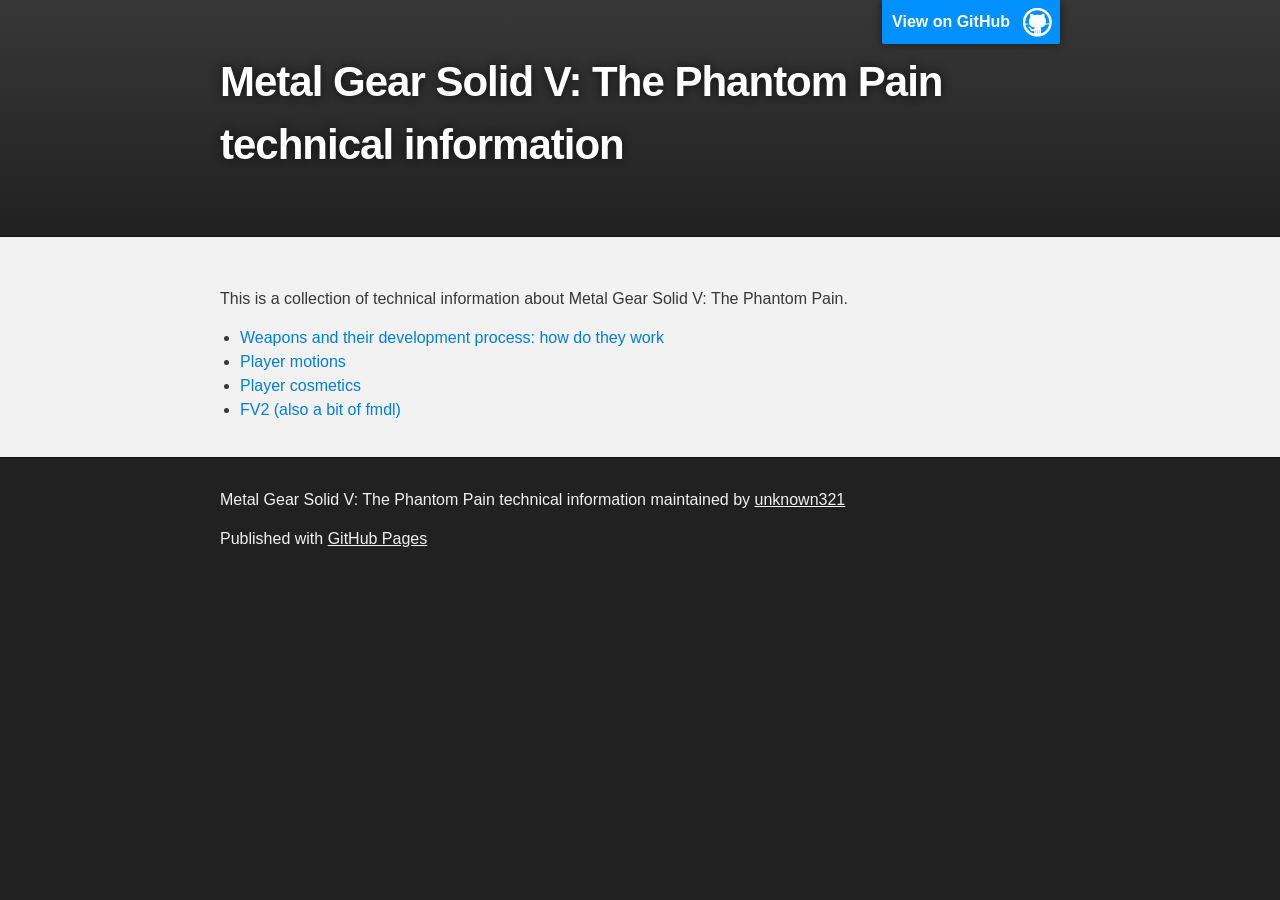
<file: index.html>
<!DOCTYPE html>
<html>

  <head>
    <meta charset='utf-8'>
    <meta http-equiv="X-UA-Compatible" content="chrome=1">
    <meta name="description" content="Metal Gear Solid V: The Phantom Pain technical information : ">

    <link rel="stylesheet" type="text/css" media="screen" href="stylesheets/stylesheet.css">

    <title>Metal Gear Solid V: The Phantom Pain technical information</title>
  </head>

  <body>

    <!-- HEADER -->
    <div id="header_wrap" class="outer">
        <header class="inner">
          <a id="forkme_banner" href="https://github.com/unknown321/mgsv_research">View on GitHub</a>

          <h1 id="project_title">Metal Gear Solid V: The Phantom Pain technical information</h1>
          <h2 id="project_tagline"></h2>

        </header>
    </div>

    <!-- MAIN CONTENT -->
    <div id="main_content_wrap" class="outer">
      <section id="main_content" class="inner">
        <p>This is a collection of technical information about Metal Gear Solid V: The Phantom Pain.</p>

<ul>
<li><a href="https://github.com/unknown321/mgsmonsterguns">Weapons and their development process: how do they work</a></li>
<li><a href="motions.html">Player motions</a></li>
<li><a href="cosmetics.html">Player cosmetics</a></li>
<li><a href="fv2.html">FV2 (also a bit of fmdl)</a></li>
</ul>
      </section>
    </div>

    <!-- FOOTER  -->
    <div id="footer_wrap" class="outer">
      <footer class="inner">
        <p class="copyright">Metal Gear Solid V: The Phantom Pain technical information maintained by <a href="https://github.com/unknown321">unknown321</a></p>
        <p>Published with <a href="https://pages.github.com">GitHub Pages</a></p>
      </footer>
    </div>

    

  </body>
</html>
</file>
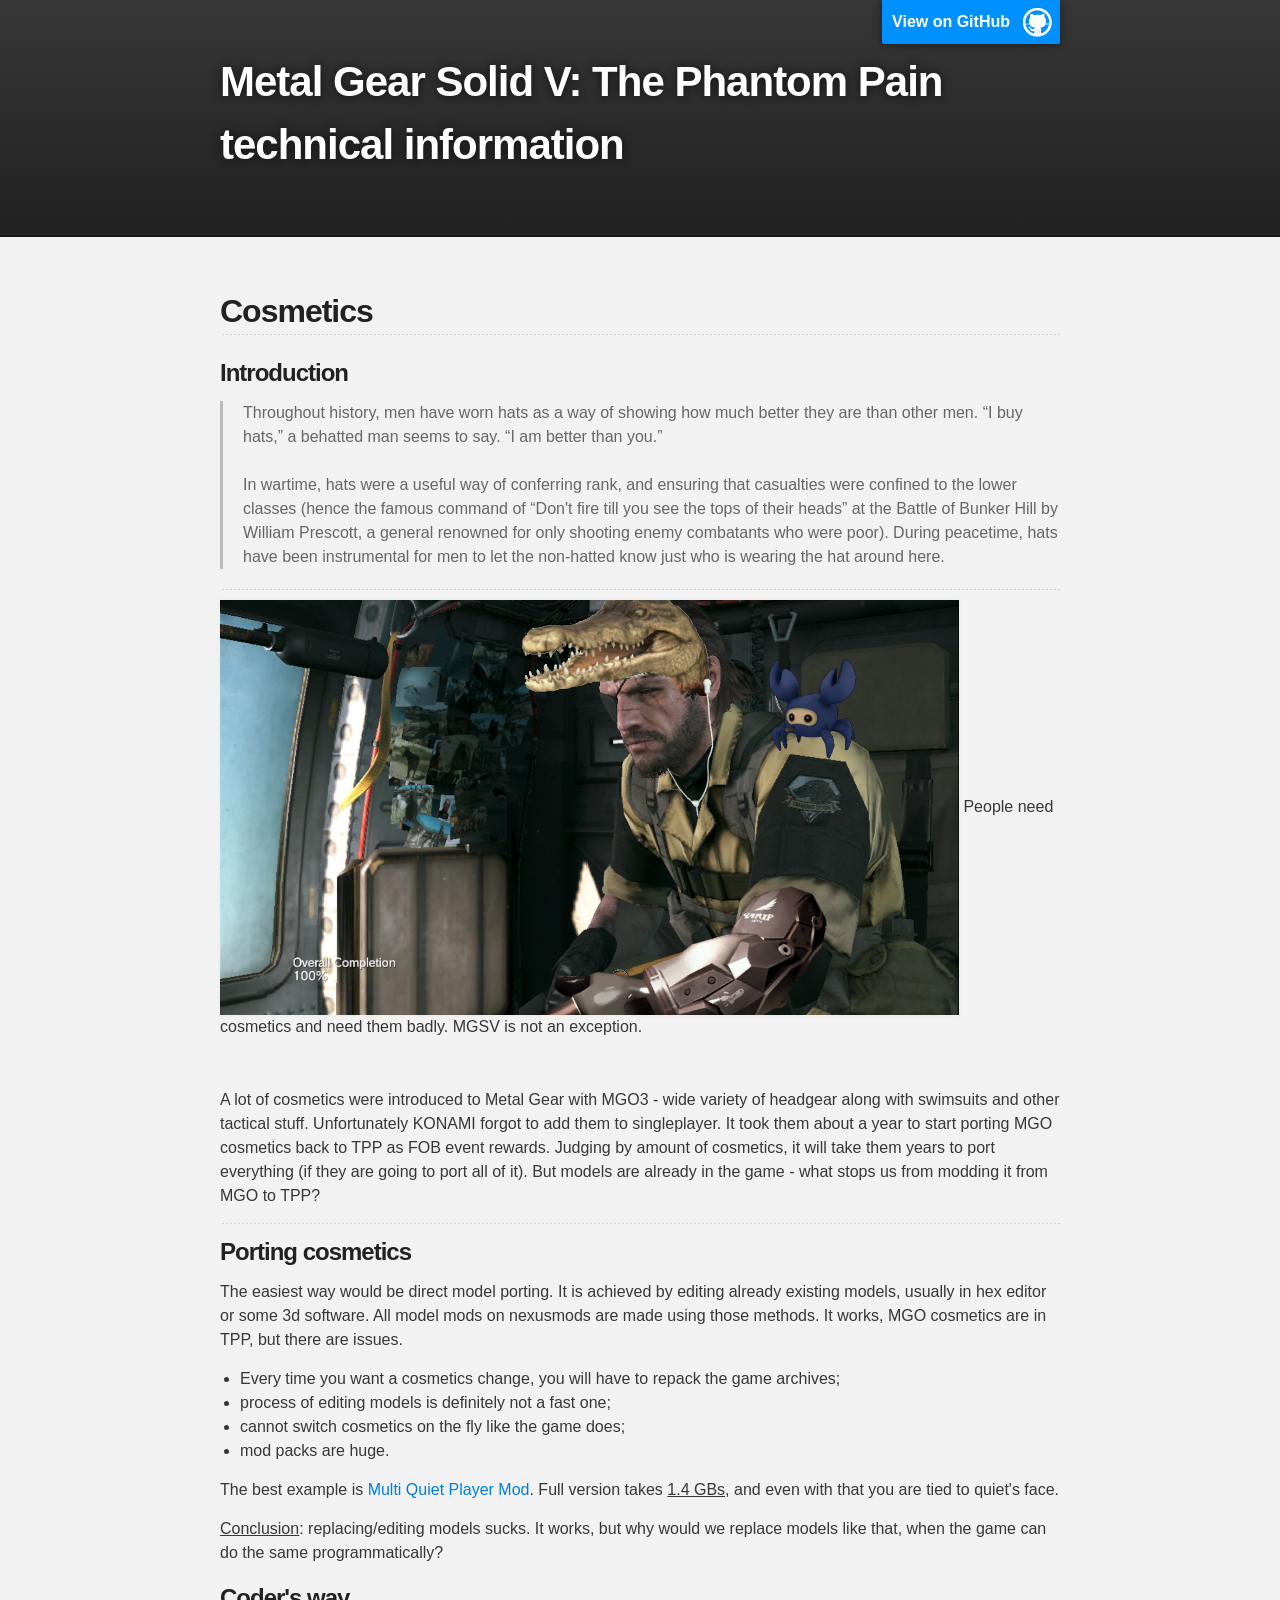
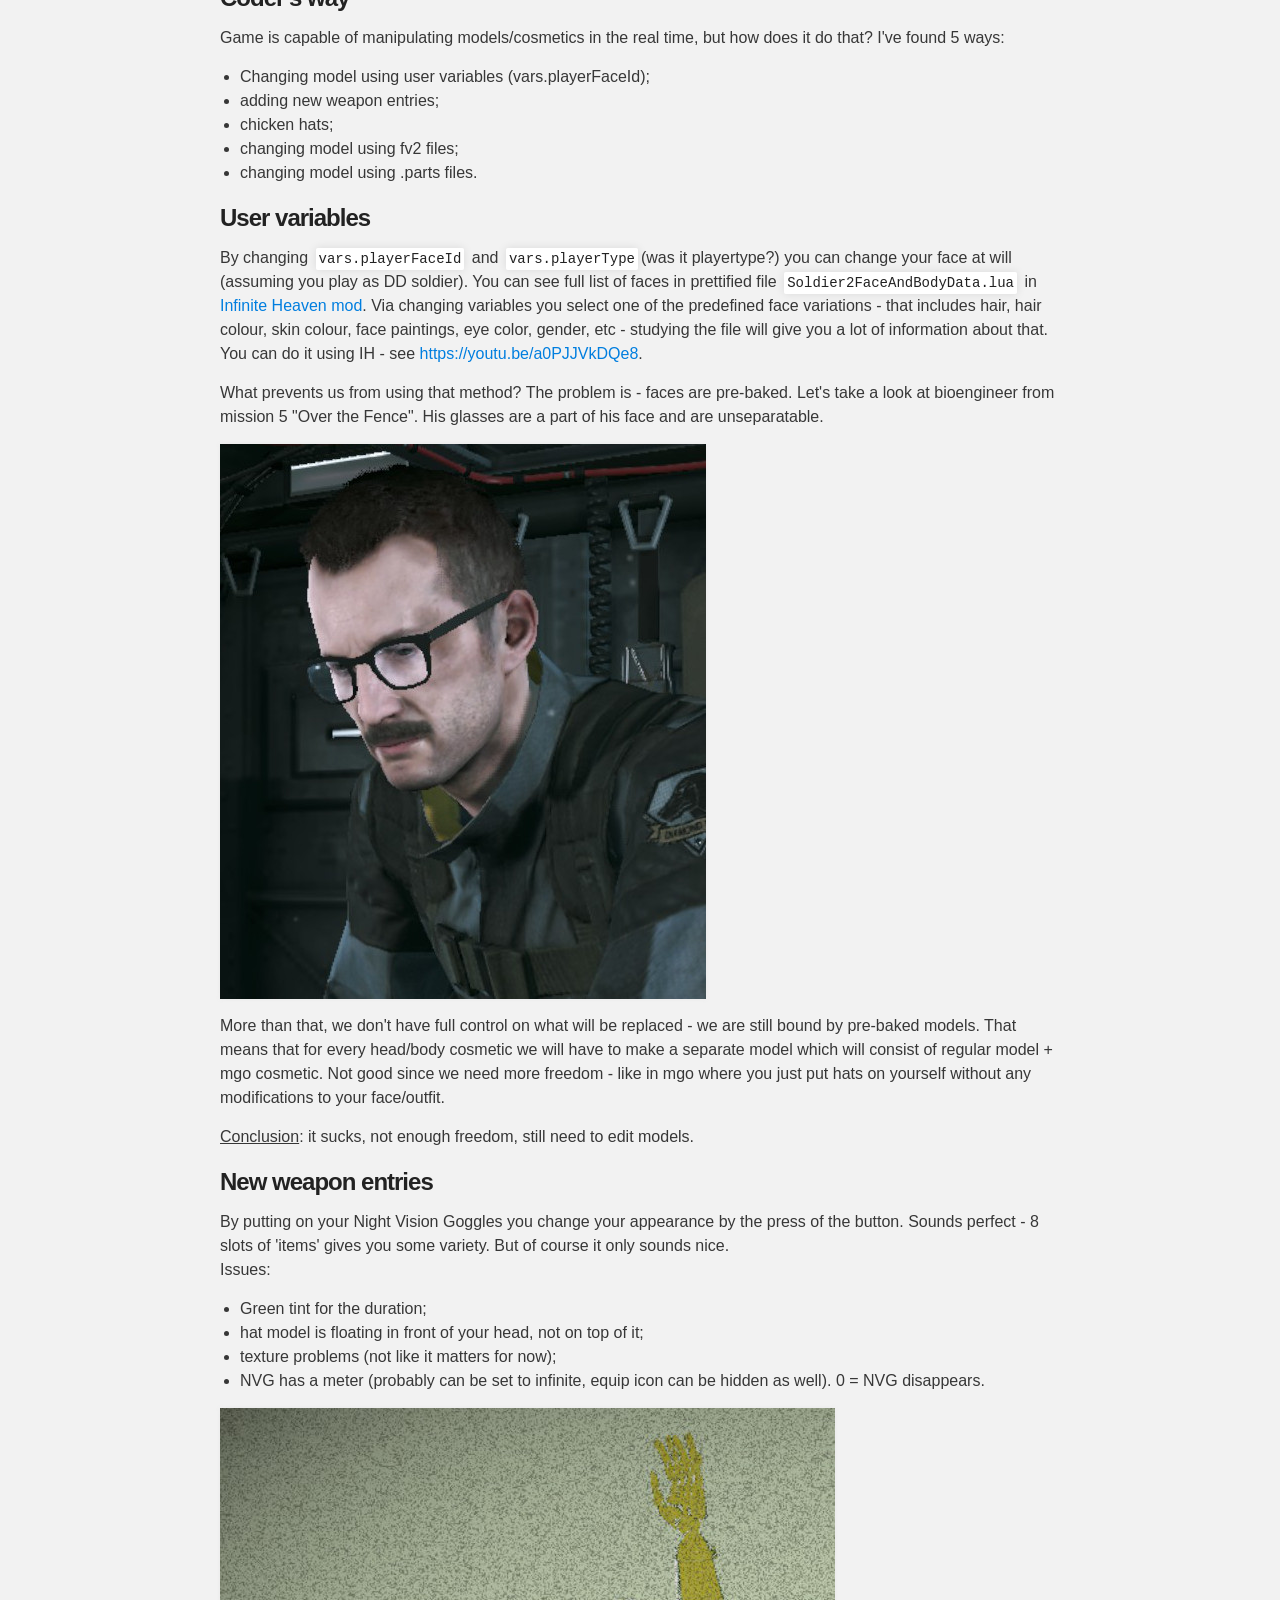
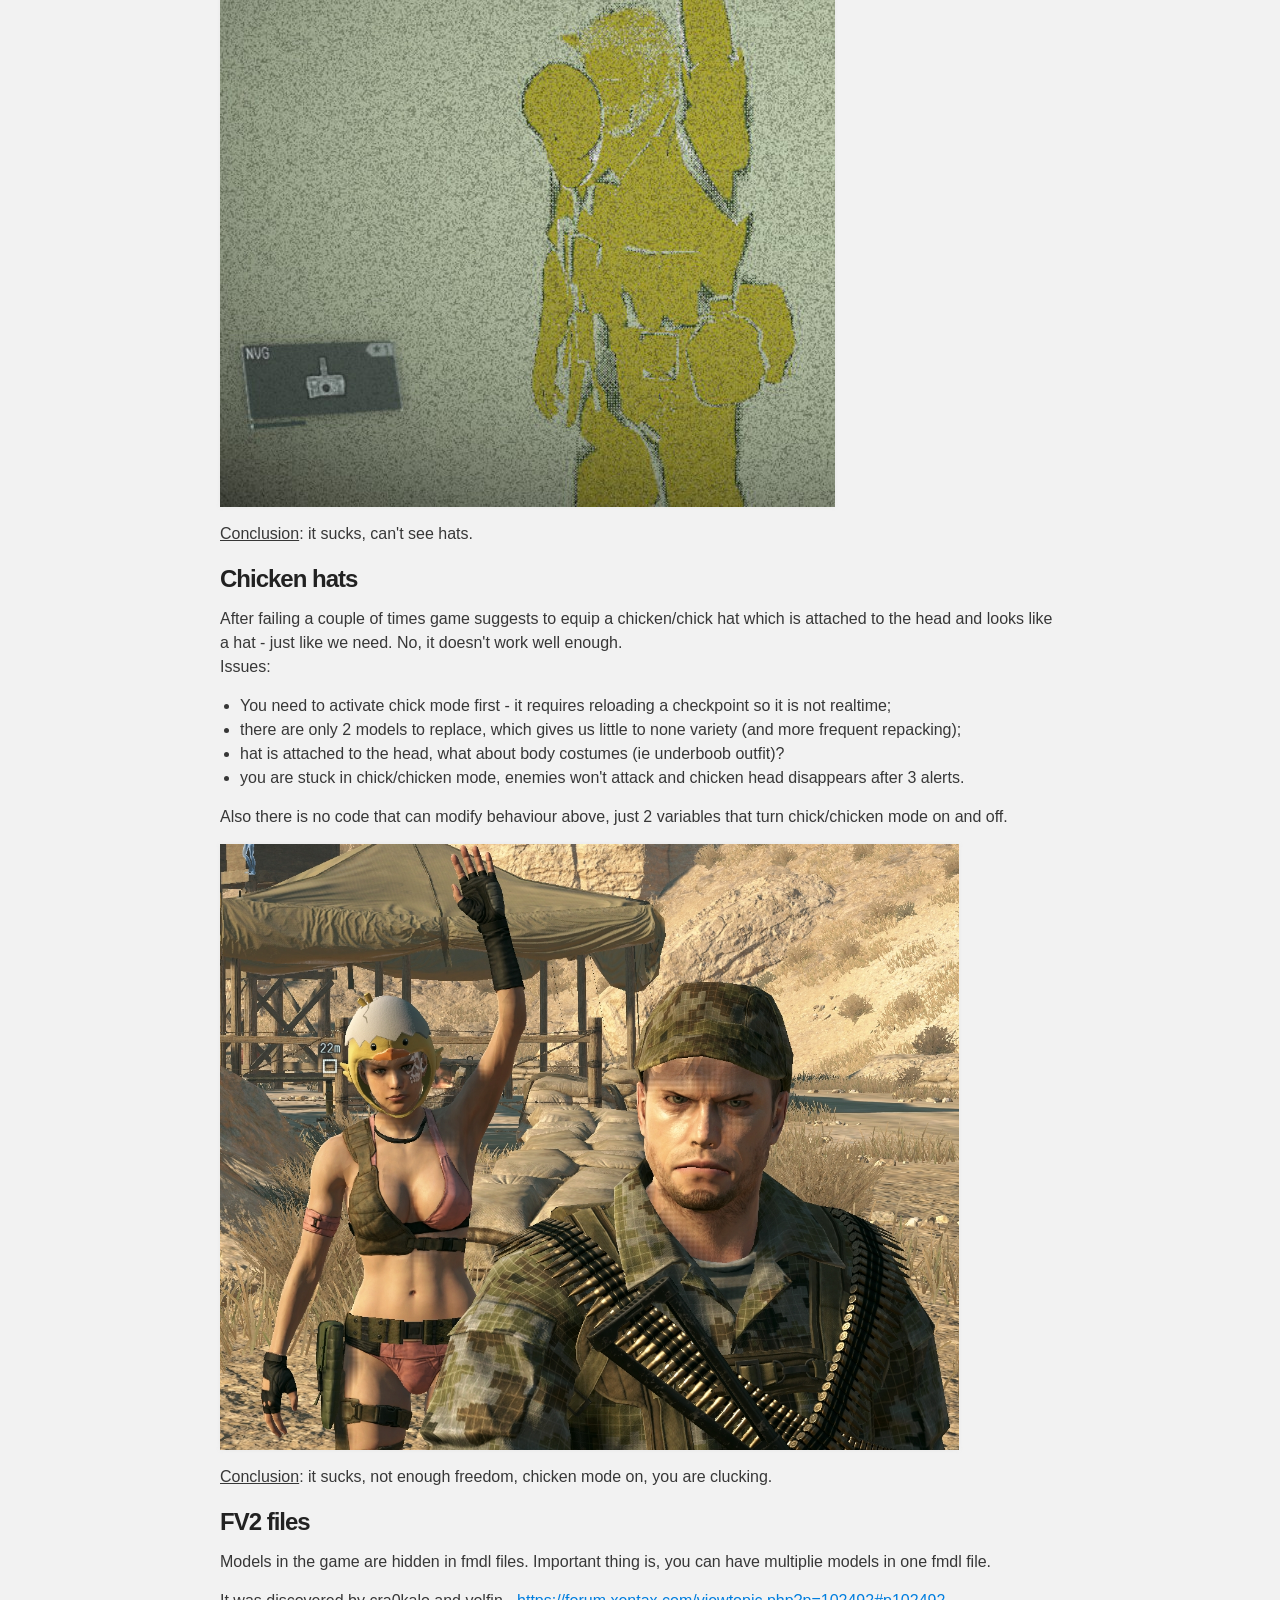
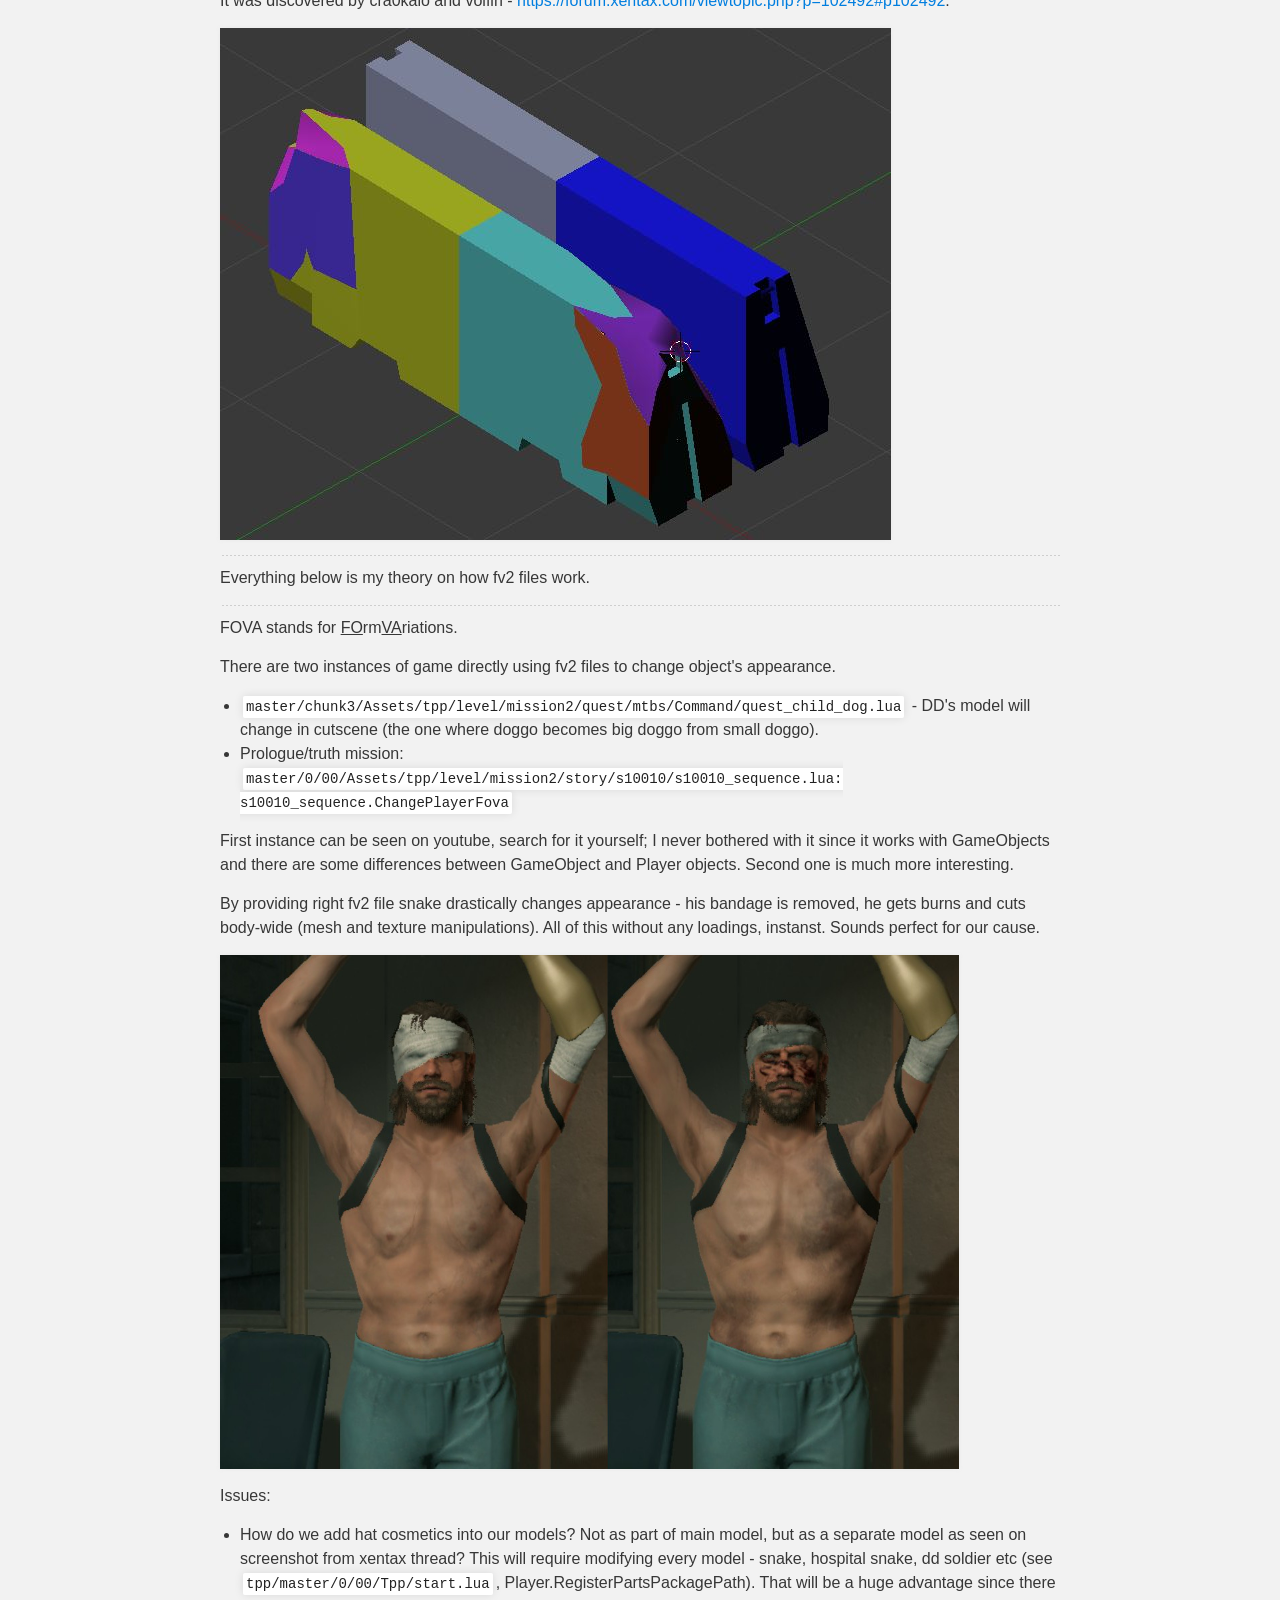
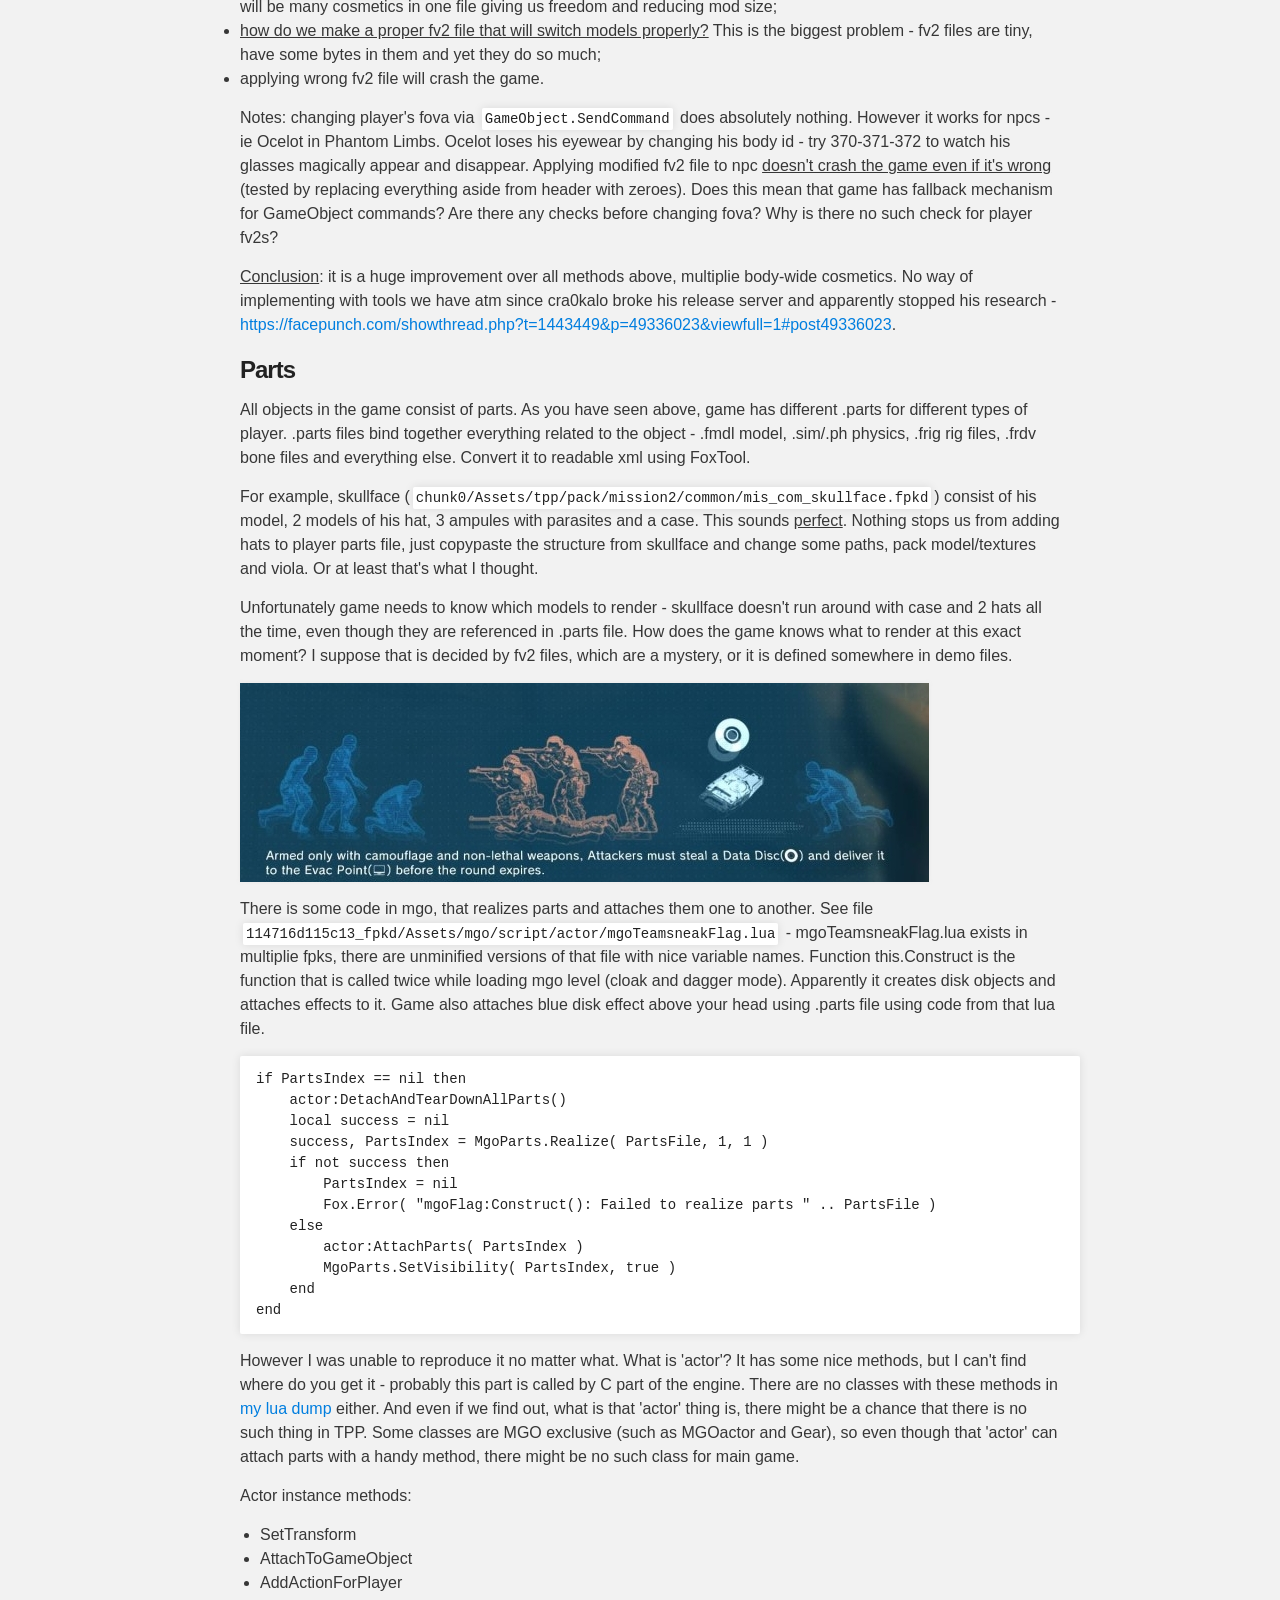
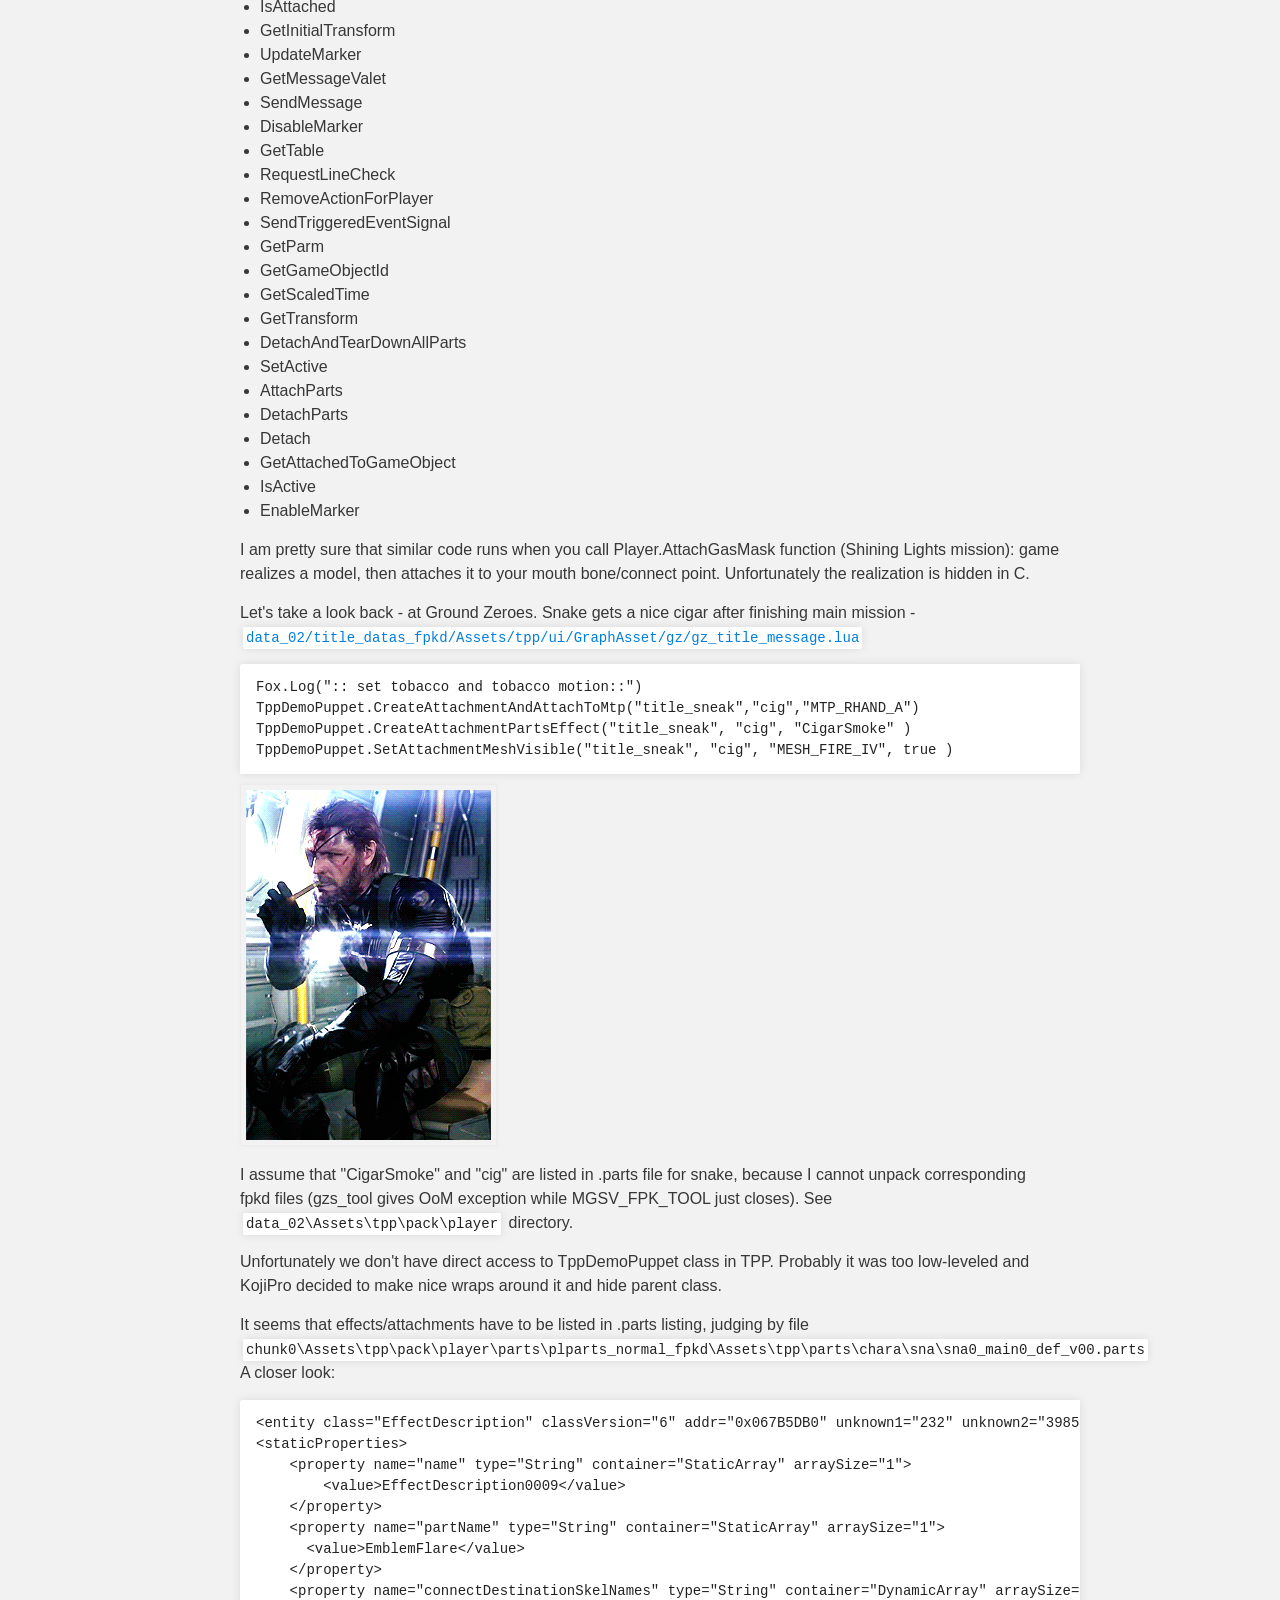
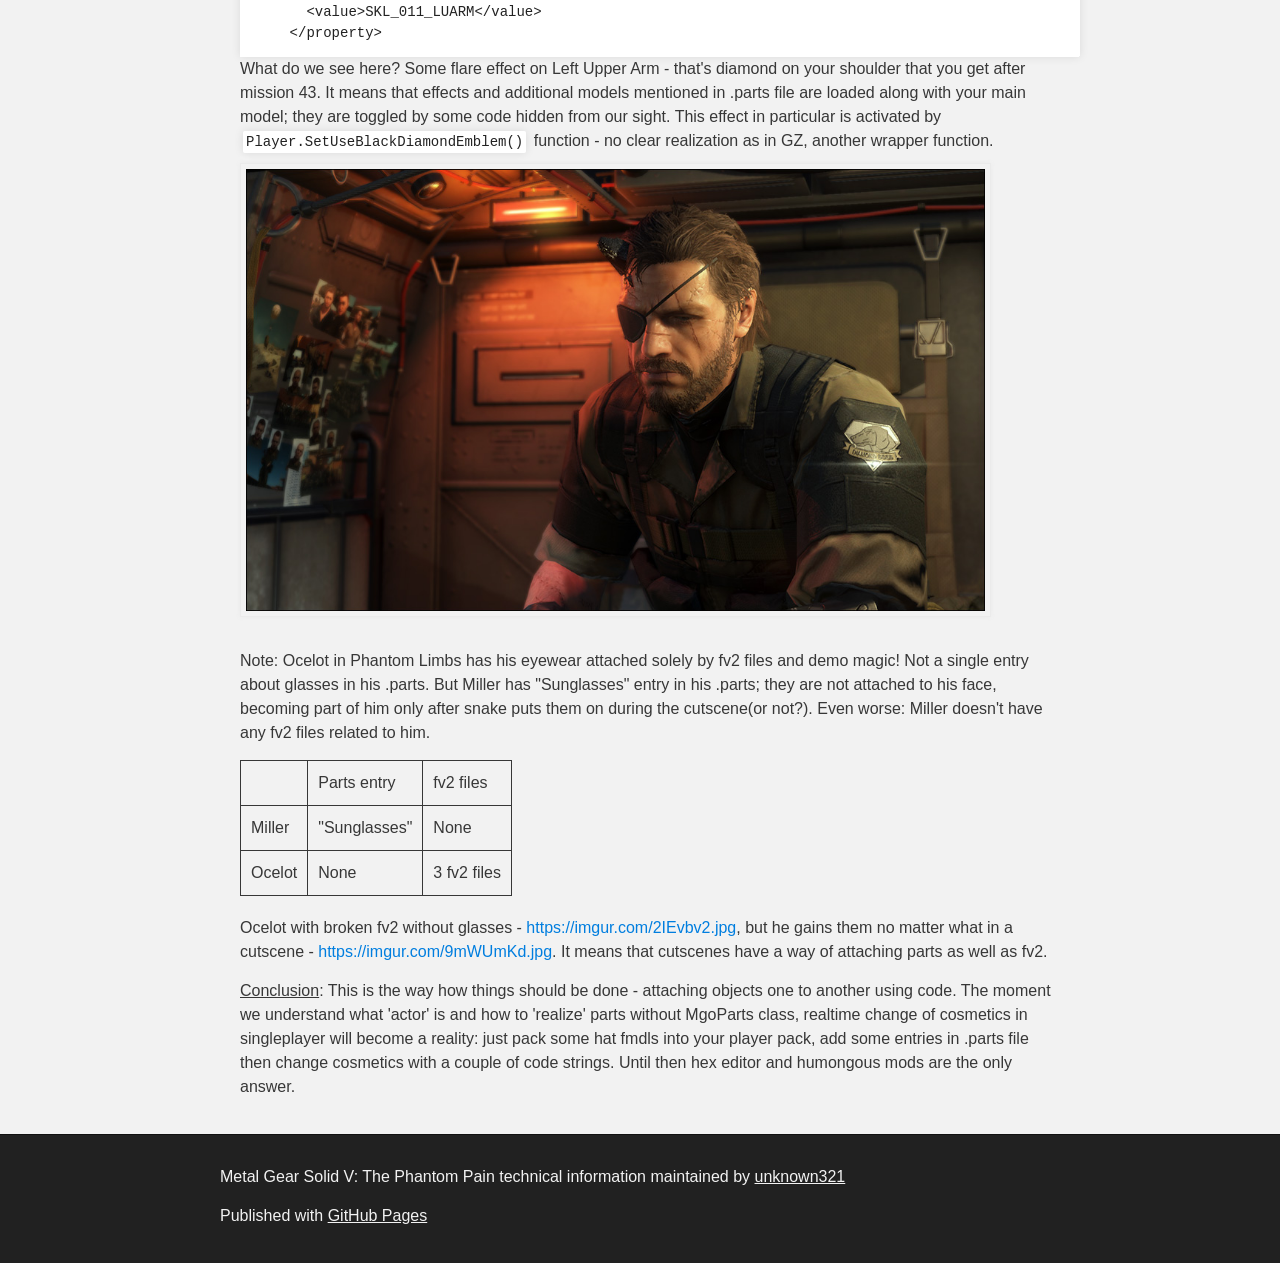
<file: cosmetics.html>
<!DOCTYPE html>
<html>

  <head>
    <meta charset='utf-8'>
    <meta http-equiv="X-UA-Compatible" content="chrome=1">
    <meta name="description" content="Metal Gear Solid V: The Phantom Pain technical information : ">

    <link rel="stylesheet" type="text/css" media="screen" href="stylesheets/stylesheet.css">

    <title>Metal Gear Solid V: The Phantom Pain technical information</title>
  </head>

  <body>

    <!-- HEADER -->
    <div id="header_wrap" class="outer">
        <header class="inner">
          <a id="forkme_banner" href="https://github.com/unknown321/mgsv_research">View on GitHub</a>

          <h1 id="project_title">Metal Gear Solid V: The Phantom Pain technical information</h1>
          <h2 id="project_tagline"></h2>

        </header>
    </div>

    <!-- MAIN CONTENT -->
    <div id="main_content_wrap" class="outer">
      <section id="main_content" class="inner">
          <h2>Cosmetics</h2>
          <h3>Introduction</h3>
          <blockquote>Throughout history, men have worn hats as a way of showing how much 
              better they are than other men. “I buy hats,” a behatted man seems to say. 
              “I am better than you.”
              <br><br>
              In wartime, hats were a useful way of conferring rank, and ensuring that casualties 
              were confined to the lower classes (hence the famous command of “Don't fire till you 
              see the tops of their heads” at the Battle of Bunker Hill by William Prescott, a 
              general renowned for only shooting enemy combatants who were poor). During peacetime, 
              hats have been instrumental for men to let the non-hatted know just who is wearing 
              the hat around here.
          </blockquote>

          <hr>
          <p>
          <img src='images/cosmetics_1.jpg'>
              People need cosmetics and need them badly. MGSV is not an exception.
          </p>
            <br>
            <p>A lot of cosmetics were introduced to Metal Gear with MGO3 - wide variety of headgear 
                along with swimsuits and other tactical stuff. Unfortunately KONAMI forgot to add them 
                to singleplayer. It took them about a year to start porting MGO cosmetics back to TPP 
                as FOB event rewards. Judging by amount of cosmetics, it will take them years to port 
                everything (if they are going to port all of it). But models are already in the game 
                - what stops us from modding it from MGO to TPP?
            </p>
            <hr>
           
            <h3>Porting cosmetics</h3>
            <p>The easiest way would be direct model porting. It is achieved by editing already existing 
            models, usually in hex editor or some 3d software. All model mods on nexusmods are made 
            using those methods. It works, MGO cosmetics are in TPP, but there are issues.</p>
            <p>
                <ul>
                    <li>Every time you want a cosmetics change, you will have to repack the game archives;</li>
                    <li>process of editing models is definitely not a fast one;</li>
                    <li>cannot switch cosmetics on the fly like the game does;</li>
                    <li>mod packs are huge.</li>
                </ul>
                The best example is <a href="https://www.nexusmods.com/metalgearsolidvtpp/mods/228/?">Multi Quiet Player Mod</a>.
                Full version takes <u>1.4 GBs</u>, and even with that you are tied to quiet's face.
            </p>

            <p><u>Conclusion</u>: replacing/editing models sucks. It works, but why would we replace models like that, 
            when the game can do the same programmatically?</p>

            <h3>Coder's way</h3>
            <p>Game is capable of manipulating models/cosmetics in the real time, but how does it do that?
            I've found 5 ways:
            <ul>
                <li>Changing model using user variables (vars.playerFaceId);</li>
                <li>adding new weapon entries;</li>
                <li>chicken hats;</li>
                <li>changing model using fv2 files;</li>
                <li>changing model using .parts files.</li>
            </ul>
            </p>

            <h3>User variables</h3>
            <p>
            By changing <code>vars.playerFaceId</code> and <code>vars.playerType</code>(was it playertype?) you 
            can change your face at will (assuming you play as DD soldier). You can see full list of faces 
            in prettified file <code>Soldier2FaceAndBodyData.lua</code> in 
            <a href="https://www.nexusmods.com/metalgearsolidvtpp/mods/45/">Infinite Heaven mod</a>.
            Via changing variables you select one of the predefined face variations - that includes hair, hair colour, 
            skin colour, face paintings, eye color, gender, etc - studying the file will give you a lot of information 
            about that. You can do it using IH - see <a href="https://youtu.be/a0PJJVkDQe8">https://youtu.be/a0PJJVkDQe8</a>.
            </p>

            <p>
            What prevents us from using that method? The problem is - faces are pre-baked. Let's take a look at 
            bioengineer from mission 5 "Over the Fence". His glasses are a part of his face and are unseparatable.
            </p>
            <p><img src='images/cosmetics_2.jpg'></p>

            <p>
            More than that, we don't have full control on what will be replaced - we are still bound by pre-baked 
            models. That means that for every head/body cosmetic we will have to make a separate model which will 
            consist of regular model + mgo cosmetic. Not good since we need more freedom - like in mgo where you just 
            put hats on yourself without any modifications to your face/outfit.
            </p>
            <p><u>Conclusion</u>: it sucks, not enough freedom, still need to edit models.</p>

            <h3>New weapon entries</h3>
            <p>By putting on your Night Vision Goggles you change your appearance by the press of the button. 
            Sounds perfect - 8 slots of 'items' gives you some variety. But of course it only sounds nice. 
            <br>
            Issues:
            <ul>
                <li>Green tint for the duration;</li>
                <li>hat model is floating in front of your head, not on top of it;</li>
                <li>texture problems (not like it matters for now);</li>
                <li>NVG has a meter (probably can be set to infinite, equip icon can be hidden as well). 0 = NVG disappears.</li>
            </ul>
            </p>
            <p><img src='images/cosmetics_3.jpg'></p>
            <p><u>Conclusion</u>: it sucks, can't see hats.</p> 

            <h3>Chicken hats</h3>
            <p>After failing a couple of times game suggests to equip a chicken/chick hat which is attached to 
            the head and looks like a hat - just like we need. No, it doesn't work well enough.
            <br>
            Issues:
            <ul>
                <li>You need to activate chick mode first - it requires reloading a checkpoint so it is not realtime;</li>
                <li>there are only 2 models to replace, which gives us little to none variety (and more frequent repacking);</li>
                <li>hat is attached to the head, what about body costumes (ie underboob outfit)?</li>
                <li>you are stuck in chick/chicken mode, enemies won't attack and chicken head disappears after 3 alerts.</li>
            </ul>
            Also there is no code that can modify behaviour above, just 2 variables that turn chick/chicken mode on and off.
            </p>
            <p><img src='images/cosmetics_5.jpg'></p>
            <p><u>Conclusion</u>: it sucks, not enough freedom, chicken mode on, you are clucking.</p>

            <h3>FV2 files</h3>
            <p>Models in the game are hidden in fmdl files. Important thing is, you can have multiplie models in one fmdl file.</p>
            <p>It was discovered by cra0kalo and volfin - <a href="https://forum.xentax.com/viewtopic.php?p=102492#p102492">https://forum.xentax.com/viewtopic.php?p=102492#p102492</a>.</p>
            <p><img src='images/cosmetics_7.jpg'></p>
            <hr>
            <p>Everything below is my theory on how fv2 files work.</p>
            <hr>
            <p>FOVA stands for <b><u>FO</u></b>rm<b><u>VA</u></b>riations.</p>
            <p>There are two instances of game directly using fv2 files to change object's appearance. 
                <ul>
                    <li><code>master/chunk3/Assets/tpp/level/mission2/quest/mtbs/Command/quest_child_dog.lua</code>
                        - DD's model will change in cutscene (the one where doggo becomes big doggo from small doggo).</li>
                    <li>Prologue/truth mission: <br><code>master/0/00/Assets/tpp/level/mission2/story/s10010/s10010_sequence.lua:   s10010_sequence.ChangePlayerFova</code></li>
                </ul>
                First instance can be seen on youtube, search for it yourself; I never bothered with it since it works with
                GameObjects and there are some differences between GameObject and Player objects.
                Second one is much more interesting.
            </p>
            <p>By providing right fv2 file snake drastically changes appearance - his bandage is removed, 
            he gets burns and cuts body-wide (mesh and texture manipulations). 
            All of this without any loadings, instanst. Sounds perfect for our cause.
            </p>
            <p><img src='images/cosmetics_4.jpg'></p>
            <p>Issues:
                <ul>
                    <li>How do we add hat cosmetics into our models? Not as part of main model, but as a separate 
                        model as seen on screenshot from xentax thread? This will require modifying every model - 
                        snake, hospital snake, dd soldier etc (see <code>tpp/master/0/00/Tpp/start.lua</code>, Player.RegisterPartsPackagePath).
                        That will be a huge advantage since there will be many cosmetics in one file giving us freedom 
                        and reducing mod size;
                    </li>
                    <li><u>how do we make a proper fv2 file that will switch models properly?</u> This is the biggest 
                    problem - fv2 files are tiny, have some bytes in them and yet they do so much;</li>
                    <li>applying wrong fv2 file will crash the game.</li>
            </p>

            <p>
            Notes: changing <i>player's</i> fova via <code>GameObject.SendCommand</code> does absolutely nothing. 
            However it works for npcs - ie Ocelot in Phantom Limbs. Ocelot loses his eyewear by changing his body 
            id - try 370-371-372 to watch his glasses magically appear and disappear. Applying modified fv2 file to 
            npc <u>doesn't crash the game even if it's wrong</u> (tested by replacing everything aside from header 
            with zeroes). Does this mean that game has fallback mechanism for GameObject commands? Are there any checks 
            before changing fova? Why is there no such check for player fv2s?
            </p>
             <p><u>Conclusion</u>: it is a huge improvement over all methods above, multiplie body-wide cosmetics.
             No way of implementing with tools we have atm since cra0kalo broke his release server and apparently 
             stopped his research - <a href="https://web.archive.org/web/20160608040300/https://facepunch.com/showthread.php?t=1443449">https://facepunch.com/showthread.php?t=1443449&p=49336023&viewfull=1#post49336023</a>.</p>
            
             <h3>Parts</h3>
             <p>All objects in the game consist of parts. As you have seen above, game has different .parts 
             for different types of player. .parts files bind together everything related to the object - 
             .fmdl model, .sim/.ph physics, .frig rig files, .frdv bone files and everything else. Convert 
             it to readable xml using FoxTool.</p>

             <p>
             For example, skullface (<code>chunk0/Assets/tpp/pack/mission2/common/mis_com_skullface.fpkd</code>) 
             consist of his model, 2 models of his hat, 3 ampules with parasites and a case. This sounds <u>perfect</u>.
             Nothing stops us from adding hats to player parts file, just copypaste the structure from skullface and 
             change some paths, pack model/textures and viola. Or at least that's what I thought.
             </p>

             <p>Unfortunately game needs to know which models to render - skullface doesn't run around with case 
             and 2 hats all the time, even though they are referenced in .parts file. How does the game knows what 
             to render at this exact moment? I suppose that is decided by fv2 files, which are a mystery, or 
             it is defined somewhere in demo files.
             </p>
             <p><img src='images/cosmetics_6.jpg'></p>
            <p>There is some code in mgo, that <i>realizes</i> parts and attaches them one to another.
            See file <code>114716d115c13_fpkd/Assets/mgo/script/actor/mgoTeamsneakFlag.lua</code> - mgoTeamsneakFlag.lua 
            exists in multiplie fpks, there are unminified versions of that file with nice variable names. Function 
            this.Construct is the function that is called twice while loading mgo level (cloak and dagger mode). 
            Apparently it creates disk objects and attaches effects to it. Game also attaches blue disk effect above 
            your head using .parts file using code from that lua file.
            <pre><code>if PartsIndex == nil then
    actor:DetachAndTearDownAllParts()
    local success = nil
    success, PartsIndex = MgoParts.Realize( PartsFile, 1, 1 )
    if not success then
        PartsIndex = nil
        Fox.Error( "mgoFlag:Construct(): Failed to realize parts " .. PartsFile )
    else
        actor:AttachParts( PartsIndex )
        MgoParts.SetVisibility( PartsIndex, true )
    end
end</code></pre>
            </p>

            <p>
            However I was unable to reproduce it no matter what. What is 'actor'? It has some nice methods, but I can't 
            find where do you get it - probably this part is called by C part of the engine. There are no classes 
            with these methods in <a href="https://github.com/unknown321/mgsvdump/">my lua dump</a> either. And even 
            if we find out, what is that 'actor' thing is, there might be a chance that there is no such thing in TPP.
            Some classes are MGO exclusive (such as MGOactor and Gear), so even though that 'actor' can attach parts 
            with a handy method, there might be no such class for main game.
            </p>

            <p>Actor instance methods:
            <ul>
             <li>SetTransform</li>
             <li>AttachToGameObject</li>
             <li>AddActionForPlayer</li>
             <li>IsAttached</li>
             <li>GetInitialTransform</li>
             <li>UpdateMarker</li>
             <li>GetMessageValet</li>
             <li>SendMessage</li>
             <li>DisableMarker</li>
             <li>GetTable</li>
             <li>RequestLineCheck</li>
             <li>RemoveActionForPlayer</li>
             <li>SendTriggeredEventSignal</li>
             <li>GetParm</li>
             <li>GetGameObjectId</li>
             <li>GetScaledTime</li>
             <li>GetTransform</li>
             <li>DetachAndTearDownAllParts</li>
             <li>SetActive</li>
             <li>AttachParts</li>
             <li>DetachParts</li>
             <li>Detach</li>
             <li>GetAttachedToGameObject</li>
             <li>IsActive</li>
             <li>EnableMarker</li>
            </ul>
            </p>

            <p>I am pretty sure that similar code runs when you call Player.AttachGasMask function (Shining Lights mission):
            game realizes a model, then attaches it to your mouth bone/connect point. Unfortunately the realization is hidden in C.
            </p>

            <p>
            Let's take a look back - at Ground Zeroes. Snake gets a nice cigar after finishing main mission
            - <code><a href="https://github.com/unknown321/mgsv_lua_dump/blob/master/gz/data_02/fpks/title_datas_fpkd/Assets/tpp/ui/GraphAsset/gz/gz_title_message.lua#L196">data_02/title_datas_fpkd/Assets/tpp/ui/GraphAsset/gz/gz_title_message.lua</a></code>
            <pre><code>Fox.Log(":: set tobacco and tobacco motion::")
TppDemoPuppet.CreateAttachmentAndAttachToMtp("title_sneak","cig","MTP_RHAND_A")
TppDemoPuppet.CreateAttachmentPartsEffect("title_sneak", "cig", "CigarSmoke" )
TppDemoPuppet.SetAttachmentMeshVisible("title_sneak", "cig", "MESH_FIRE_IV", true )</code></pre>
            <img src='images/cosmetics_8.gif'>
            <br>
            I <i>assume</i> that "CigarSmoke" and "cig" are listed in .parts file for snake, because I cannot 
            unpack corresponding fpkd files (gzs_tool gives OoM exception while MGSV_FPK_TOOL just closes).
            See <code>data_02\Assets\tpp\pack\player</code> directory.
            </p>

            <p>
            Unfortunately we don't have direct access to TppDemoPuppet class in TPP. Probably it was too low-leveled and 
            KojiPro decided to make nice wraps around it and hide parent class.
            </p>

            <p>
            It seems that effects/attachments have to be listed in .parts listing, judging by file 
            <code>chunk0\Assets\tpp\pack\player\parts\plparts_normal_fpkd\Assets\tpp\parts\chara\sna\sna0_main0_def_v00.parts</code>
            A closer look:
            <pre><code>&lt;entity class="EffectDescription" classVersion="6" addr="0x067B5DB0" unknown1="232" unknown2="39854"&gt;
&lt;staticProperties&gt;
    &lt;property name="name" type="String" container="StaticArray" arraySize="1"&gt;
        &lt;value&gt;EffectDescription0009&lt;/value&gt;
    &lt;/property&gt;
    &lt;property name="partName" type="String" container="StaticArray" arraySize="1"&gt;
      &lt;value&gt;EmblemFlare&lt;/value&gt;
    &lt;/property&gt;
    &lt;property name="connectDestinationSkelNames" type="String" container="DynamicArray" arraySize="1"&gt;
      &lt;value&gt;SKL_011_LUARM&lt;/value&gt;
    &lt;/property&gt;</code></pre>
        What do we see here? Some flare effect on Left Upper Arm - that's diamond on your shoulder that you get after mission 43. 
        It means that effects and additional models mentioned in .parts file are loaded along with your main model; they 
        are toggled by some code hidden from our sight. This effect in particular is activated by 
        <code>Player.SetUseBlackDiamondEmblem()</code> function - no clear realization as in GZ, another wrapper function.
        <img src='images/cosmetics_9.jpg'>
            </p>

            <p>
            Note: Ocelot in Phantom Limbs has his eyewear attached solely by fv2 files and demo magic! Not a single entry about 
            glasses in his .parts. But Miller has "Sunglasses" entry in his .parts; they are not attached 
            to his face, becoming part of him only after snake puts them on during the cutscene(or not?). Even worse: Miller doesn't have 
            any fv2 files related to him.<br>
            <table>
                <tr><td></td><td>Parts entry</td><td>fv2 files</td></tr>
                <tr><td>Miller</td><td>"Sunglasses"</td><td>None</td></tr>
                <tr><td>Ocelot</td><td>None</td><td>3 fv2 files</td></tr>
            </table>
            Ocelot with broken fv2 without glasses - <a href="https://imgur.com/2IEvbv2.jpg">https://imgur.com/2IEvbv2.jpg</a>, but he gains them no matter what in 
            a cutscene - <a href="https://imgur.com/9mWUmKd.jpg">https://imgur.com/9mWUmKd.jpg</a>. It means that cutscenes have a way of attaching parts as well as fv2.
            </p>

            <p><u>Conclusion</u>: This is the way how things should be done - attaching objects one to another using code.
            The moment we understand what 'actor' is and how to 'realize' parts without MgoParts class, realtime change 
            of cosmetics in singleplayer will become a reality: just pack some hat fmdls into your player pack, add some 
            entries in .parts file then change cosmetics with a couple of code strings. 
            Until then hex editor and humongous mods are the only answer.</p>

            
           
      </section>
    </div>

    <!-- FOOTER  -->
    <div id="footer_wrap" class="outer">
      <footer class="inner">
        <p class="copyright">Metal Gear Solid V: The Phantom Pain technical information maintained by <a href="https://github.com/unknown321">unknown321</a></p>
        <p>Published with <a href="https://pages.github.com">GitHub Pages</a></p>
      </footer>
    </div>

    

  </body>
</html>
</file>
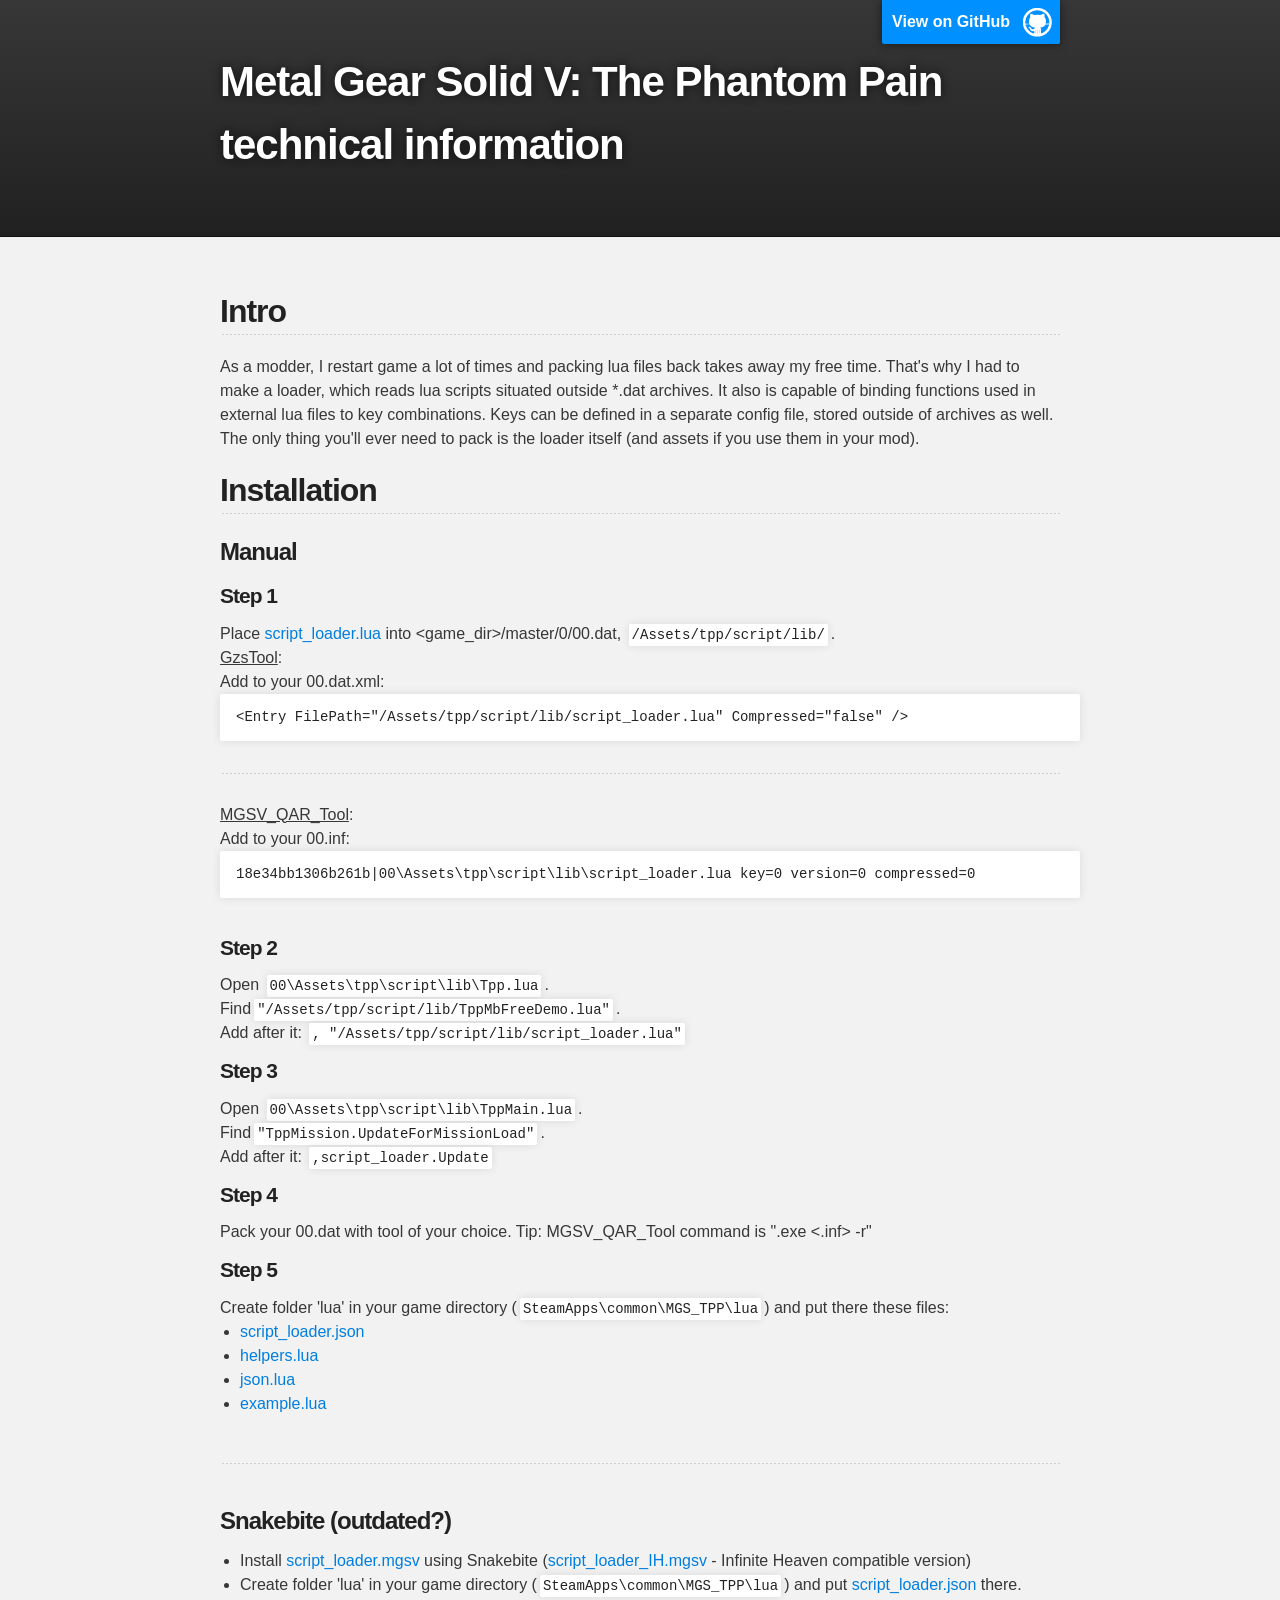
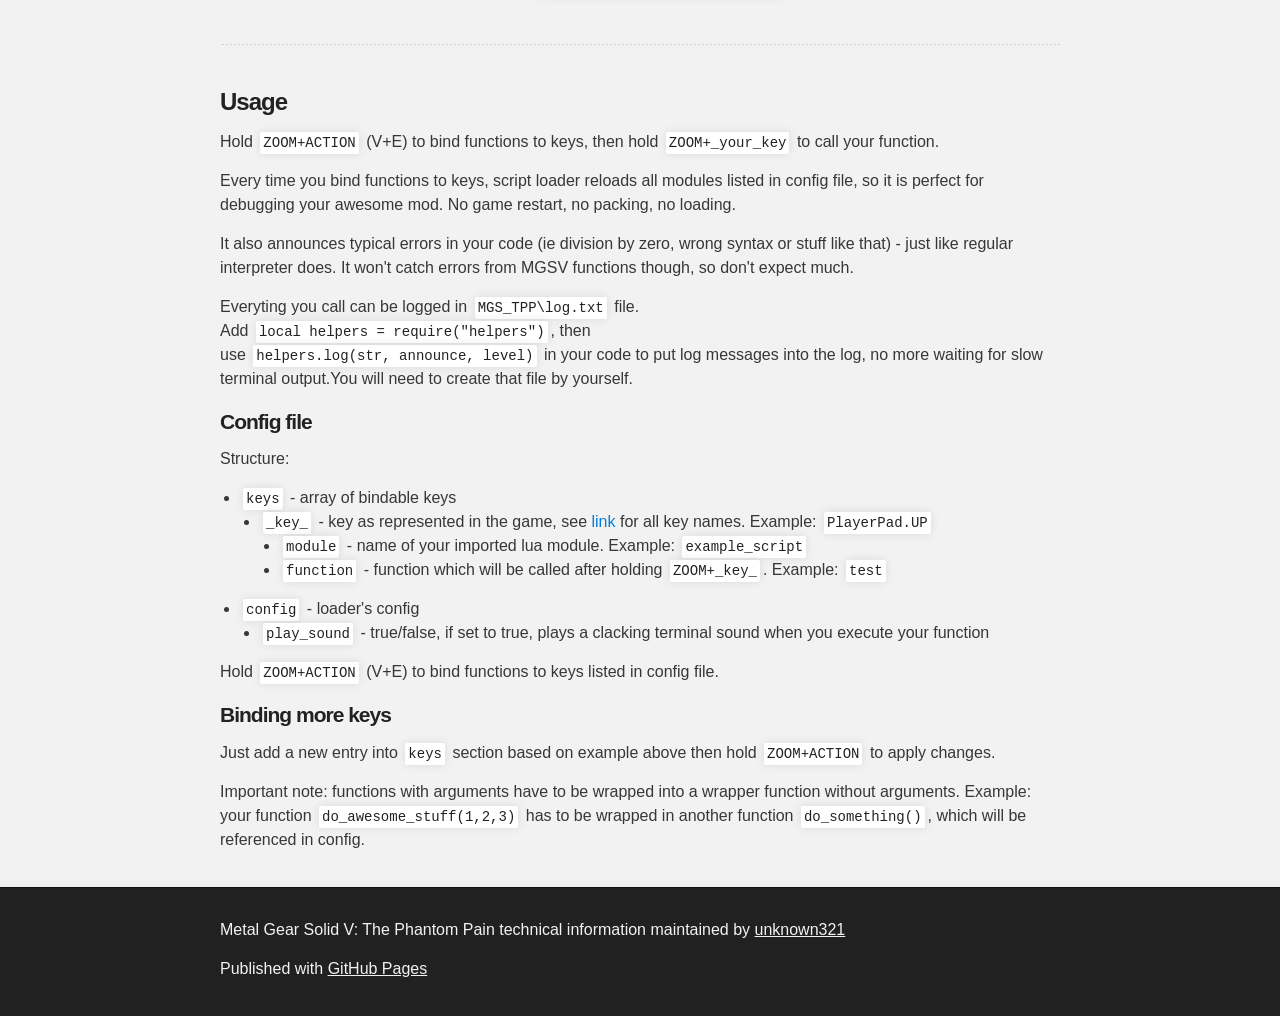
<file: loader.html>
<!DOCTYPE html>
<html>

<head>
    <meta charset='utf-8'>
    <meta http-equiv="X-UA-Compatible" content="chrome=1">
    <meta name="description" content="Metal Gear Solid V: The Phantom Pain technical information : ">

    <link rel="stylesheet" type="text/css" media="screen" href="stylesheets/stylesheet.css">

    <title>Metal Gear Solid V: The Phantom Pain technical information</title>
</head>

<body>

<!-- HEADER -->
<div id="header_wrap" class="outer">
    <header class="inner">
        <a id="forkme_banner" href="https://github.com/unknown321/mgsv_research">View on GitHub</a>

        <h1 id="project_title">Metal Gear Solid V: The Phantom Pain technical information</h1>
        <h2 id="project_tagline"></h2>

    </header>
</div>

<!-- MAIN CONTENT -->
<div id="main_content_wrap" class="outer">
    <section id="main_content" class="inner">
        <h2>Intro</h2>
        <p>
            As a modder, I restart game a lot of times and packing lua files back takes away my free time. That's why I
            had to make a loader, which reads lua scripts situated outside *.dat archives. It also is capable of binding
            functions used in external lua files to key combinations. Keys can be defined in a separate config file,
            stored outside of archives as well. The only thing you'll ever need to pack is the loader itself (and assets
            if you use them in your mod).
        </p>

        <h2>Installation</h2>
        <h3>Manual</h3>
        <h4>Step 1</h4>
        Place <a href='https://github.com/unknown321/mgsv_research/raw/refs/heads/gh-pages/mods/script_loader/script_loader.lua'>script_loader.lua</a>
        into &lt;game_dir&gt;/master/0/00.dat, <code>/Assets/tpp/script/lib/</code>.
        <br>
        <u>GzsTool</u>:
        <br>
        Add to your 00.dat.xml:
        <pre><code>&lt;Entry FilePath="/Assets/tpp/script/lib/script_loader.lua" Compressed="false" /&gt;</code></pre>
        <br>
        <hr>
        <br>

        <u>MGSV_QAR_Tool</u>:
        <br>
        Add to your 00.inf:
        <pre><code>18e34bb1306b261b|00\Assets\tpp\script\lib\script_loader.lua key=0 version=0 compressed=0</code></pre>
        <br>

        <h4>Step 2</h4>
        Open <code>00\Assets\tpp\script\lib\Tpp.lua</code>.<br>
        Find<code>"/Assets/tpp/script/lib/TppMbFreeDemo.lua"</code>. <br>
        Add after it: <code>, "/Assets/tpp/script/lib/script_loader.lua"</code>
        <br>

        <h4>Step 3</h4>
        Open <code>00\Assets\tpp\script\lib\TppMain.lua</code>.<br>
        Find<code>"TppMission.UpdateForMissionLoad"</code>. <br>
        Add after it: <code>,script_loader.Update</code>
        <br>

        <h4>Step 4</h4>
        Pack your 00.dat with tool of your choice. Tip: MGSV_QAR_Tool command is ".exe &lt;.inf&gt; -r"
        <h4>Step 5</h4>
        Create folder 'lua' in your game directory (<code>SteamApps\common\MGS_TPP\lua</code>) and put there these
        files:
        <ul>
            <li>
                <a href="https://github.com/unknown321/mgsv_research/raw/refs/heads/gh-pages/mods/script_loader/config/script_loader.json">script_loader.json</a>
            </li>
            <li>
                <a href="https://github.com/unknown321/mgsv_research/raw/refs/heads/gh-pages/mods/script_loader/helpers.lua">helpers.lua</a>
            </li>
            <li>
                <a href="https://github.com/unknown321/mgsv_research/raw/refs/heads/gh-pages/mods/script_loader/json.lua">json.lua</a>
            </li>
            <li>
                <a href="https://github.com/unknown321/mgsv_research/raw/refs/heads/gh-pages/mods/script_loader/example/example.lua">example.lua</a>
            </li>
        </ul>

        <br>
        <hr>
        <br>

        <h3>Snakebite (outdated?)</h3>
        <ul>
            <li>Install <a
                        href='https://unknown321.github.io/mgsv_research/mods/script_loader/snakebite_builds/script_loader.mgsv'>script_loader.mgsv</a>
                using Snakebite (<a
                        href='https://unknown321.github.io/mgsv_research/mods/script_loader/snakebite_builds/script_loader_IH.mgsv'>script_loader_IH.mgsv</a>
                - Infinite Heaven compatible version)
            </li>
            <li>Create folder 'lua' in your game directory (<code>SteamApps\common\MGS_TPP\lua</code>) and put
                <a href='https://github.com/unknown321/mgsv_research/tree/gh-pages/mods/script_loader/config/script_loader.json'>script_loader.json</a>
                there.
            </li>
        </ul>

        <br>
        <hr>
        <br>

        <h3>Usage</h3>
        <p>
            Hold <code>ZOOM+ACTION</code> (V+E) to bind functions to keys, then hold <code>ZOOM+_your_key</code> to call
            your function.<br>
        </p>

        <p>
            Every time you bind functions to keys, script loader reloads all modules listed in config file,
            so it is perfect for debugging your awesome mod. No game restart, no packing, no loading.
        </p>
        <p>
            It also announces typical errors in your code (ie division by zero, wrong syntax or stuff like that) -
            just like regular interpreter does. It won't catch errors from MGSV functions though, so don't expect much.
        </p>
        <p>
            Everyting you call can be logged in <code>MGS_TPP\log.txt</code> file. <br>Add <code>local helpers =
                require("helpers")</code>,
            then <br>use <code>helpers.log(str, announce, level)</code>
            in your code to put log messages into the log, no more waiting for slow terminal output.<b>You will need to
                create that file by yourself.</b>
        </p>
        <h4>Config file</h4>
        <p>
            Structure:
        <ul>
            <li><code>keys</code> - array of bindable keys</li>
            <ul>
                <li>
                    <code>_key_</code> - key as represented in the game, see
                    <a href="https://mgsvmoddingwiki.github.io/Input_Handling/">link</a> for all key names. Example:
                    <code>PlayerPad.UP</code>
                </li>
                <ul>
                    <li><code>module</code> - name of your imported lua module. Example: <code>example_script</code>
                    </li>
                    <li><code>function</code> - function which will be called after holding <code>ZOOM+_key_</code>.
                        Example: <code>test</code></li>
                </ul>
            </ul>
            <li><code>config</code> - loader's config</li>
            <ul>
                <li><code>play_sound</code> - true/false, if set to true, plays a clacking terminal sound when you
                    execute your function
                </li>
            </ul>
        </ul>

        </p>

        <p>
            Hold <code>ZOOM+ACTION</code> (V+E) to bind functions to keys listed in config file.
        </p>
        <h4>Binding more keys</h4>
        <p>
            Just add a new entry into <code>keys</code> section based on example above then hold
            <code>ZOOM+ACTION</code> to apply changes.
        </p>
        <p>
            Important note: functions with arguments have to be wrapped into a wrapper function without arguments.
            Example: your function <code>do_awesome_stuff(1,2,3)</code> has to be wrapped in another function <code>do_something()</code>,
            which will be referenced in config.
        </p>
    </section>
    </div>

<!-- FOOTER  -->
<div id="footer_wrap" class="outer">
    <footer class="inner">
        <p class="copyright">Metal Gear Solid V: The Phantom Pain technical information maintained by <a
                    href="https://github.com/unknown321">unknown321</a></p>
        <p>Published with <a href="https://pages.github.com">GitHub Pages</a></p>
    </footer>
</div>

</body>
</html>
</file>
<file: stylesheets/stylesheet.css>
/*******************************************************************************
Slate Theme for GitHub Pages
by Jason Costello, @jsncostello
*******************************************************************************/

@import url(github-light.css);

/*******************************************************************************
MeyerWeb Reset
*******************************************************************************/

html, body, div, span, applet, object, iframe,
h1, h2, h3, h4, h5, h6, p, blockquote, pre,
a, abbr, acronym, address, big, cite, code,
del, dfn, em, img, ins, kbd, q, s, samp,
small, strike, strong, sub, sup, tt, var,
b, u, i, center,
dl, dt, dd, ol, ul, li,
fieldset, form, label, legend,
table, caption, tbody, tfoot, thead, tr, th, td,
article, aside, canvas, details, embed,
figure, figcaption, footer, header, hgroup,
menu, nav, output, ruby, section, summary,
time, mark, audio, video {
  margin: 0;
  padding: 0;
  border: 0;
  font: inherit;
  vertical-align: baseline;
}

/* HTML5 display-role reset for older browsers */
article, aside, details, figcaption, figure,
footer, header, hgroup, menu, nav, section {
  display: block;
}

ol, ul {
  list-style: none;
}

table {
  border-collapse: collapse;
  border-spacing: 0;
}

/*******************************************************************************
Theme Styles
*******************************************************************************/

body {
  box-sizing: border-box;
  color:#373737;
  background: #212121;
  font-size: 16px;
  font-family: 'Myriad Pro', Calibri, Helvetica, Arial, sans-serif;
  line-height: 1.5;
  -webkit-font-smoothing: antialiased;
}

h1, h2, h3, h4, h5, h6 {
  margin: 10px 0;
  font-weight: 700;
  color:#222222;
  font-family: 'Lucida Grande', 'Calibri', Helvetica, Arial, sans-serif;
  letter-spacing: -1px;
}

h1 {
  font-size: 36px;
  font-weight: 700;
}

h2 {
  padding-bottom: 10px;
  font-size: 32px;
  background: url('../images/bg_hr.png') repeat-x bottom;
}

h3 {
  font-size: 24px;
}

h4 {
  font-size: 21px;
}

h5 {
  font-size: 18px;
}

h6 {
  font-size: 16px;
}

p {
  margin: 10px 0 15px 0;
}

footer p {
  color: #f2f2f2;
}

a {
  text-decoration: none;
  color: #007edf;
  text-shadow: none;

  transition: color 0.5s ease;
  transition: text-shadow 0.5s ease;
  -webkit-transition: color 0.5s ease;
  -webkit-transition: text-shadow 0.5s ease;
  -moz-transition: color 0.5s ease;
  -moz-transition: text-shadow 0.5s ease;
  -o-transition: color 0.5s ease;
  -o-transition: text-shadow 0.5s ease;
  -ms-transition: color 0.5s ease;
  -ms-transition: text-shadow 0.5s ease;
}

a:hover, a:focus {text-decoration: underline;}

footer a {
  color: #F2F2F2;
  text-decoration: underline;
}

em {
  font-style: italic;
}

strong {
  font-weight: bold;
}

img {
  position: relative;
  margin: 0 auto;
  max-width: 739px;
  padding: 5px;
  margin: 10px 0 10px 0;
  border: 1px solid #ebebeb;

  box-shadow: 0 0 5px #ebebeb;
  -webkit-box-shadow: 0 0 5px #ebebeb;
  -moz-box-shadow: 0 0 5px #ebebeb;
  -o-box-shadow: 0 0 5px #ebebeb;
  -ms-box-shadow: 0 0 5px #ebebeb;
}

p img {
  display: inline;
  margin: 0;
  padding: 0;
  vertical-align: middle;
  text-align: center;
  border: none;
}

pre, code {
  width: 100%;
  color: #222;
  background-color: #fff;

  font-family: Monaco, "Bitstream Vera Sans Mono", "Lucida Console", Terminal, monospace;
  font-size: 14px;

  border-radius: 2px;
  -moz-border-radius: 2px;
  -webkit-border-radius: 2px;
}

pre {
  width: 100%;
  padding: 10px;
  box-shadow: 0 0 10px rgba(0,0,0,.1);
  overflow: auto;
}

code {
  padding: 3px;
  margin: 0 3px;
  box-shadow: 0 0 10px rgba(0,0,0,.1);
}

pre code {
  display: block;
  box-shadow: none;
}

blockquote {
  color: #666;
  margin-bottom: 20px;
  padding: 0 0 0 20px;
  border-left: 3px solid #bbb;
}


ul, ol, dl {
  margin-bottom: 15px
}

ul {
  list-style-position: inside;
  list-style: disc;
  padding-left: 20px;
}

ol {
  list-style-position: inside;
  list-style: decimal;
  padding-left: 20px;
}

dl dt {
  font-weight: bold;
}

dl dd {
  padding-left: 20px;
  font-style: italic;
}

dl p {
  padding-left: 20px;
  font-style: italic;
}

hr {
  height: 1px;
  margin-bottom: 5px;
  border: none;
  background: url('../images/bg_hr.png') repeat-x center;
}

table {
  border: 1px solid #373737;
  margin-bottom: 20px;
  text-align: left;
 }

th {
  font-family: 'Lucida Grande', 'Helvetica Neue', Helvetica, Arial, sans-serif;
  padding: 10px;
  background: #373737;
  color: #fff;
 }

td {
  padding: 10px;
  border: 1px solid #373737;
 }

form {
  background: #f2f2f2;
  padding: 20px;
}

/*******************************************************************************
Full-Width Styles
*******************************************************************************/

.outer {
  width: 100%;
}

.inner {
  position: relative;
  max-width: 840px;
  padding: 20px 10px;
  margin: 0 auto;
}

#forkme_banner {
  display: block;
  position: absolute;
  top:0;
  right: 10px;
  z-index: 10;
  padding: 10px 50px 10px 10px;
  color: #fff;
  background: url('../images/blacktocat.png') #0090ff no-repeat 95% 50%;
  font-weight: 700;
  box-shadow: 0 0 10px rgba(0,0,0,.5);
  border-bottom-left-radius: 2px;
  border-bottom-right-radius: 2px;
}

#header_wrap {
  background: #212121;
  background: -moz-linear-gradient(top, #373737, #212121);
  background: -webkit-linear-gradient(top, #373737, #212121);
  background: -ms-linear-gradient(top, #373737, #212121);
  background: -o-linear-gradient(top, #373737, #212121);
  background: linear-gradient(top, #373737, #212121);
}

#header_wrap .inner {
  padding: 50px 10px 30px 10px;
}

#project_title {
  margin: 0;
  color: #fff;
  font-size: 42px;
  font-weight: 700;
  text-shadow: #111 0px 0px 10px;
}

#project_tagline {
  color: #fff;
  font-size: 24px;
  font-weight: 300;
  background: none;
  text-shadow: #111 0px 0px 10px;
}

#downloads {
  position: absolute;
  width: 210px;
  z-index: 10;
  bottom: -40px;
  right: 0;
  height: 70px;
  background: url('../images/icon_download.png') no-repeat 0% 90%;
}

.zip_download_link {
  display: block;
  float: right;
  width: 90px;
  height:70px;
  text-indent: -5000px;
  overflow: hidden;
  background: url(../images/sprite_download.png) no-repeat bottom left;
}

.tar_download_link {
  display: block;
  float: right;
  width: 90px;
  height:70px;
  text-indent: -5000px;
  overflow: hidden;
  background: url(../images/sprite_download.png) no-repeat bottom right;
  margin-left: 10px;
}

.zip_download_link:hover {
  background: url(../images/sprite_download.png) no-repeat top left;
}

.tar_download_link:hover {
  background: url(../images/sprite_download.png) no-repeat top right;
}

#main_content_wrap {
  background: #f2f2f2;
  border-top: 1px solid #111;
  border-bottom: 1px solid #111;
}

#main_content {
  padding-top: 40px;
}

#footer_wrap {
  background: #212121;
}



/*******************************************************************************
Small Device Styles
*******************************************************************************/

@media screen and (max-width: 680px) {
  body {
    font-size:14px;
  }

  #downloads {
    display: none;
  }

  .inner {
    min-width: 320px;
    max-width: 680px;
  }

  #project_title {
  font-size: 32px;
  }

  h1 {
    font-size: 28px;
  }

  h2 {
    font-size: 24px;
  }

  h3 {
    font-size: 21px;
  }

  h4 {
    font-size: 18px;
  }

  h5 {
    font-size: 14px;
  }

  h6 {
    font-size: 12px;
  }

  code, pre {
    min-width: 320px;
    max-width: 680px;
    font-size: 11px;
  }

}
</file>
